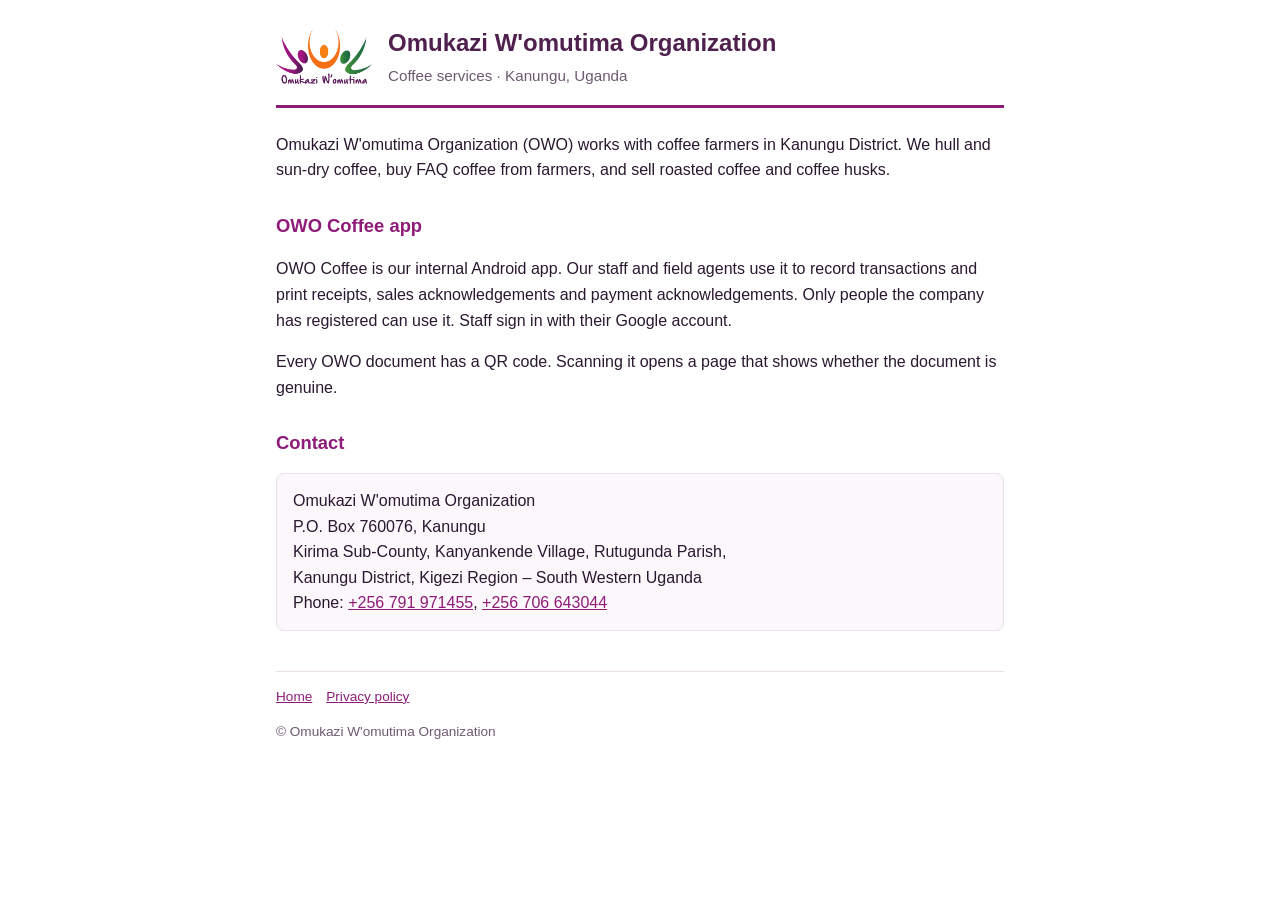
<file: index.html>
<!doctype html>
<html lang="en">
<head>
<meta charset="utf-8">
<meta name="viewport" content="width=device-width, initial-scale=1">
<title>Omukazi W'omutima Organization – OWO Coffee</title>
<meta name="description" content="Omukazi W'omutima Organization – coffee hulling, drying, buying and roasting in Kanungu, Uganda.">
<link rel="stylesheet" href="style.css">
</head>
<body>
<div class="wrap">
<header>
  <img src="logo.png" alt="Omukazi W'omutima Organization logo">
  <div>
    <h1>Omukazi W'omutima Organization</h1>
    <p>Coffee services · Kanungu, Uganda</p>
  </div>
</header>

<p>Omukazi W'omutima Organization (OWO) works with coffee farmers in Kanungu District. We hull and sun-dry coffee, buy FAQ coffee from farmers, and sell roasted coffee and coffee husks.</p>

<h2>OWO Coffee app</h2>
<p>OWO Coffee is our internal Android app. Our staff and field agents use it to record transactions and print receipts, sales acknowledgements and payment acknowledgements. Only people the company has registered can use it. Staff sign in with their Google account.</p>
<p>Every OWO document has a QR code. Scanning it opens a page that shows whether the document is genuine.</p>

<h2>Contact</h2>
<div class="card">
  Omukazi W'omutima Organization<br>
  P.O. Box 760076, Kanungu<br>
  Kirima Sub-County, Kanyankende Village, Rutugunda Parish,<br>
  Kanungu District, Kigezi Region &ndash; South Western Uganda<br>
  Phone: <a href="tel:+256791971455">+256 791 971455</a>, <a href="tel:+256706643044">+256 706 643044</a>
</div>

<footer>
  <nav><a href="index.html">Home</a><a href="privacy.html">Privacy policy</a></nav>
  <p>© Omukazi W'omutima Organization</p>
</footer>
</div>
</body>
</html>
</file>
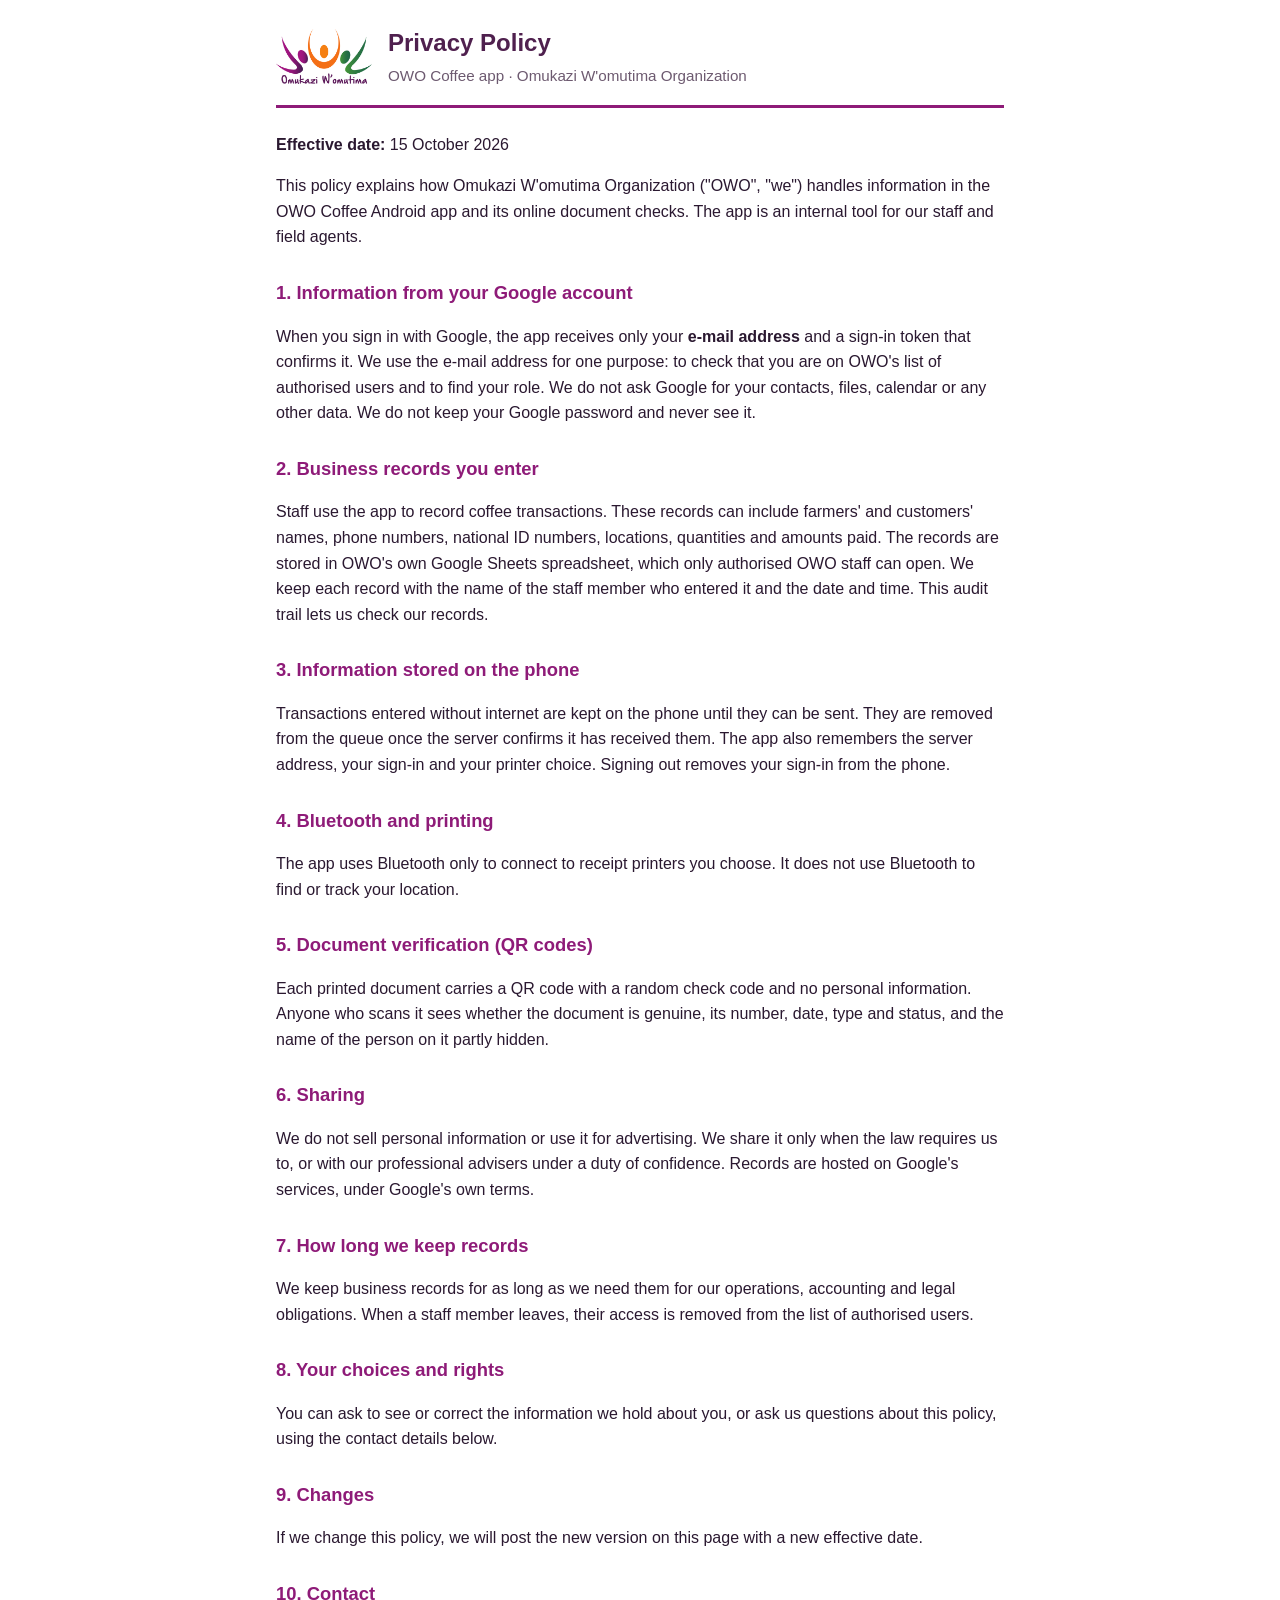
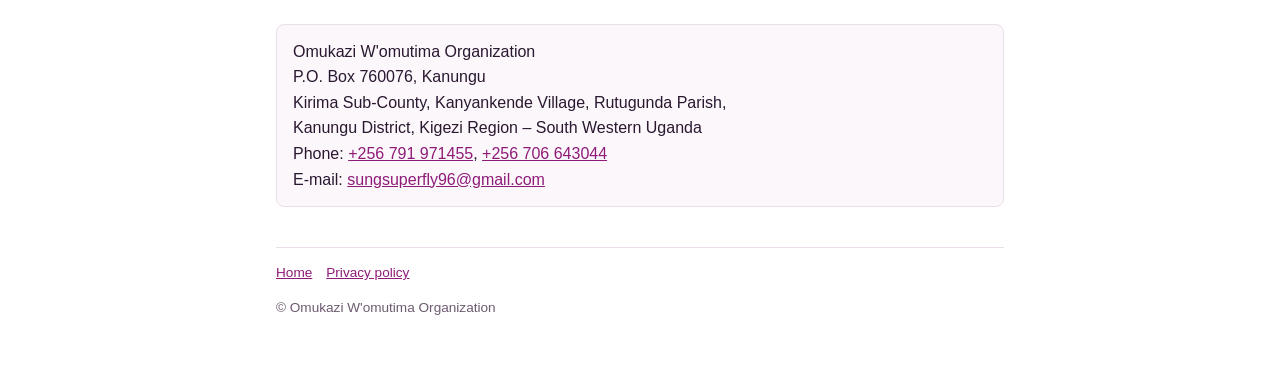
<file: privacy.html>
<!doctype html>
<html lang="en">
<head>
<meta charset="utf-8">
<meta name="viewport" content="width=device-width, initial-scale=1">
<title>Privacy Policy – OWO Coffee</title>
<link rel="stylesheet" href="style.css">
</head>
<body>
<div class="wrap">
<header>
  <img src="logo.png" alt="Omukazi W'omutima Organization logo">
  <div>
    <h1>Privacy Policy</h1>
    <p>OWO Coffee app · Omukazi W'omutima Organization</p>
  </div>
</header>

<p><strong>Effective date:</strong> 15 October 2026</p>

<p>This policy explains how Omukazi W'omutima Organization ("OWO", "we") handles information in the OWO Coffee Android app and its online document checks. The app is an internal tool for our staff and field agents.</p>

<h2>1. Information from your Google account</h2>
<p>When you sign in with Google, the app receives only your <strong>e-mail address</strong> and a sign-in token that confirms it. We use the e-mail address for one purpose: to check that you are on OWO's list of authorised users and to find your role. We do not ask Google for your contacts, files, calendar or any other data. We do not keep your Google password and never see it.</p>

<h2>2. Business records you enter</h2>
<p>Staff use the app to record coffee transactions. These records can include farmers' and customers' names, phone numbers, national ID numbers, locations, quantities and amounts paid. The records are stored in OWO's own Google Sheets spreadsheet, which only authorised OWO staff can open. We keep each record with the name of the staff member who entered it and the date and time. This audit trail lets us check our records.</p>

<h2>3. Information stored on the phone</h2>
<p>Transactions entered without internet are kept on the phone until they can be sent. They are removed from the queue once the server confirms it has received them. The app also remembers the server address, your sign-in and your printer choice. Signing out removes your sign-in from the phone.</p>

<h2>4. Bluetooth and printing</h2>
<p>The app uses Bluetooth only to connect to receipt printers you choose. It does not use Bluetooth to find or track your location.</p>

<h2>5. Document verification (QR codes)</h2>
<p>Each printed document carries a QR code with a random check code and no personal information. Anyone who scans it sees whether the document is genuine, its number, date, type and status, and the name of the person on it partly hidden.</p>

<h2>6. Sharing</h2>
<p>We do not sell personal information or use it for advertising. We share it only when the law requires us to, or with our professional advisers under a duty of confidence. Records are hosted on Google's services, under Google's own terms.</p>

<h2>7. How long we keep records</h2>
<p>We keep business records for as long as we need them for our operations, accounting and legal obligations. When a staff member leaves, their access is removed from the list of authorised users.</p>

<h2>8. Your choices and rights</h2>
<p>You can ask to see or correct the information we hold about you, or ask us questions about this policy, using the contact details below.</p>

<h2>9. Changes</h2>
<p>If we change this policy, we will post the new version on this page with a new effective date.</p>

<h2>10. Contact</h2>
<div class="card">
  Omukazi W'omutima Organization<br>
  P.O. Box 760076, Kanungu<br>
  Kirima Sub-County, Kanyankende Village, Rutugunda Parish,<br>
  Kanungu District, Kigezi Region &ndash; South Western Uganda<br>
  Phone: <a href="tel:+256791971455">+256 791 971455</a>, <a href="tel:+256706643044">+256 706 643044</a><br>
  E-mail: <a href="mailto:sungsuperfly96@gmail.com">sungsuperfly96@gmail.com</a>
</div>

<footer>
  <nav><a href="index.html">Home</a><a href="privacy.html">Privacy policy</a></nav>
  <p>© Omukazi W'omutima Organization</p>
</footer>
</div>
</body>
</html>
</file>
<file: style.css>
:root{--purple:#8E1B78;--coral:#EC4231;--green:#3E9B47;--plum:#4F204E;--ink:#2a1830;--bg:#ffffff;--muted:#6d5a70;--line:#eadfea}
*{box-sizing:border-box}
body{margin:0;font-family:Arial,Helvetica,sans-serif;color:var(--ink);background:var(--bg);line-height:1.6}
.wrap{max-width:760px;margin:0 auto;padding:24px 16px 48px}
header{display:flex;align-items:center;gap:16px;border-bottom:3px solid var(--purple);padding-bottom:16px;margin-bottom:24px}
header img{width:96px;height:auto}
header h1{margin:0;font-size:1.5rem;color:var(--plum)}
header p{margin:2px 0 0;color:var(--muted);font-size:.95rem}
h2{color:var(--purple);font-size:1.15rem;margin-top:28px}
a{color:var(--purple)}
.card{border:1px solid var(--line);border-radius:8px;padding:14px 16px;background:#fbf7fb}
footer{margin-top:40px;padding-top:14px;border-top:1px solid var(--line);font-size:.85rem;color:var(--muted)}
nav a{margin-right:14px}
</file>
